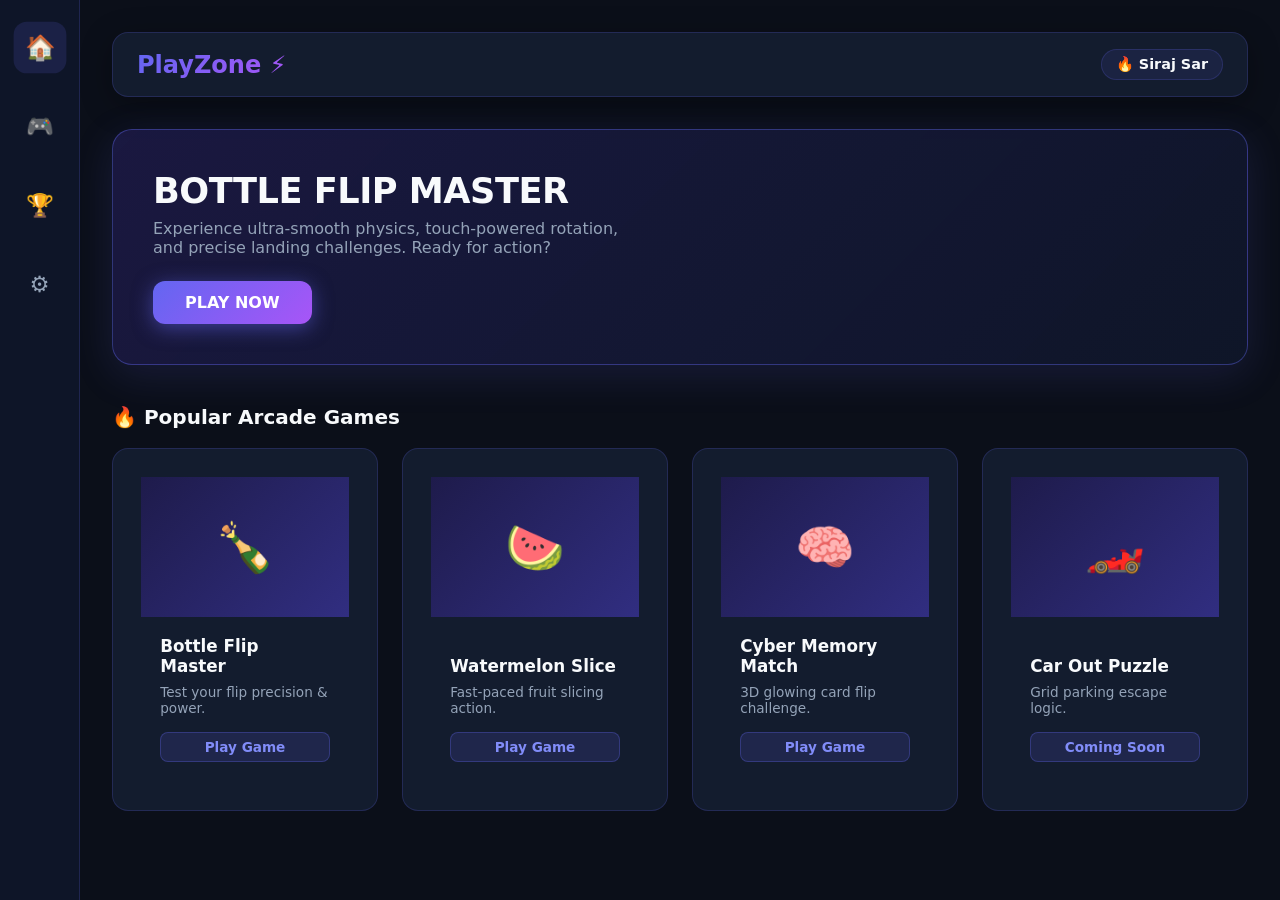
<file: index.html>
<!DOCTYPE html>
<html lang="en">
<head>
    <meta charset="UTF-8">
    <meta name="viewport" content="width=device-width, initial-scale=1.0">
    <title>PlayZone - Ultimate 3D Arcade Dashboard</title>
    <link rel="stylesheet" href="style.css">
    <style>
        :root {
            --bg-main: #0b0f19;
            --bg-card: #131c2e;
            --accent-glow: #6366f1;
            --text-main: #f8fafc;
            --text-muted: #94a3b8;
            --border: rgba(99, 102, 241, 0.2);
        }
        body {
            background-color: var(--bg-main);
            color: var(--text-main);
            font-family: 'Segoe UI', system-ui, -apple-system, sans-serif;
            margin: 0;
            padding: 0;
            display: flex;
            min-height: 100vh;
        }
        /* Sidebar Navigation */
        .sidebar {
            width: 80px;
            background: rgba(15, 23, 42, 0.95);
            border-right: 1px solid var(--border);
            display: flex;
            flex-direction: column;
            align-items: center;
            padding: 1.5rem 0;
            gap: 2rem;
            position: fixed;
            height: 100vh;
            z-index: 100;
        }
        .sidebar-icon {
            font-size: 1.4rem;
            color: var(--text-muted);
            cursor: pointer;
            transition: color 0.3s, transform 0.3s;
            padding: 10px;
            border-radius: 12px;
        }
        .sidebar-icon:hover, .sidebar-icon.active {
            color: var(--text-main);
            background: rgba(99, 102, 241, 0.15);
            transform: scale(1.1);
        }
        /* Main Content Area */
        .main-content {
            margin-left: 80px;
            flex: 1;
            padding: 2rem;
            max-width: calc(100% - 80px);
        }
        /* Top Header */
        .header {
            display: flex;
            justify-content: space-between;
            align-items: center;
            margin-bottom: 2rem;
            background: var(--bg-card);
            padding: 1rem 1.5rem;
            border-radius: 16px;
            border: 1px solid var(--border);
            box-shadow: 0 8px 32px rgba(0, 0, 0, 0.3);
        }
        .logo {
            font-size: 1.5rem;
            font-weight: 800;
            background: linear-gradient(135deg, #6366f1, #a855f7);
            -webkit-background-clip: text;
            -webkit-text-fill-color: transparent;
        }
        .user-badge {
            display: flex;
            align-items: center;
            gap: 10px;
            background: rgba(99, 102, 241, 0.1);
            padding: 6px 14px;
            border-radius: 30px;
            border: 1px solid var(--border);
            font-weight: 600;
            font-size: 0.9rem;
        }
        /* Hero Banner */
        .hero-banner {
            background: linear-gradient(135deg, rgba(30, 27, 75, 0.8), rgba(15, 23, 42, 0.9)), url('https://images.unsplash.com/photo-1550745165-9bc0b252726f?q=80&w=1000&auto=format&fit=crop') center/cover;
            border-radius: 20px;
            padding: 2.5rem;
            margin-bottom: 2.5rem;
            border: 1px solid rgba(99, 102, 241, 0.4);
            box-shadow: 0 10px 40px rgba(99, 102, 241, 0.15);
            position: relative;
            overflow: hidden;
        }
        .hero-banner h1 {
            font-size: 2.2rem;
            margin: 0 0 0.5rem 0;
            font-weight: 800;
            letter-spacing: -0.5px;
        }
        .hero-banner p {
            color: var(--text-muted);
            margin: 0 0 1.5rem 0;
            max-width: 500px;
            font-size: 1rem;
        }
        .btn-launch {
            background: linear-gradient(135deg, #6366f1, #a855f7);
            color: white;
            border: none;
            padding: 0.75rem 2rem;
            font-weight: 700;
            border-radius: 12px;
            cursor: pointer;
            box-shadow: 0 4px 20px rgba(99, 102, 241, 0.5);
            transition: transform 0.2s, box-shadow 0.2s;
            text-decoration: none;
            display: inline-block;
        }
        .btn-launch:hover {
            transform: translateY(-2px);
            box-shadow: 0 6px 25px rgba(99, 102, 241, 0.7);
        }
        /* Games Grid Section */
        .section-title {
            font-size: 1.25rem;
            font-weight: 700;
            margin-bottom: 1.2rem;
            display: flex;
            align-items: center;
            gap: 10px;
        }
        .games-grid {
            display: grid;
            grid-template-columns: repeat(auto-fill, minmax(220px, 1fr));
            gap: 1.5rem;
        }
        .game-card {
            background: var(--bg-card);
            border: 1px solid var(--border);
            border-radius: 16px;
            overflow: hidden;
            transition: transform 0.3s, border-color 0.3s, box-shadow 0.3s;
            cursor: pointer;
            display: flex;
            flex-direction: column;
            text-decoration: none;
            color: var(--text-main);
        }
        .game-card:hover {
            transform: translateY(-5px);
            border-color: #6366f1;
            box-shadow: 0 10px 30px rgba(99, 102, 241, 0.3);
        }
        .game-thumb {
            height: 140px;
            background: linear-gradient(135deg, #1e1b4b, #312e81);
            display: flex;
            align-items: center;
            justify-content: center;
            font-size: 3rem;
            position: relative;
        }
        .game-info {
            padding: 1.2rem;
            display: flex;
            flex-direction: column;
            gap: 0.5rem;
        }
        .game-title {
            font-weight: 700;
            font-size: 1.05rem;
        }
        .game-desc {
            font-size: 0.85rem;
            color: var(--text-muted);
        }
        .play-tag {
            margin-top: 0.5rem;
            background: rgba(99, 102, 241, 0.15);
            color: #818cf8;
            padding: 6px;
            text-align: center;
            border-radius: 8px;
            font-weight: 600;
            font-size: 0.85rem;
            border: 1px solid rgba(99, 102, 241, 0.3);
        }
        @media (max-width: 768px) {
            .sidebar { display: none; }
            .main-content { margin-left: 0; max-width: 100%; padding: 1rem; }
            .hero-banner { padding: 1.5rem; }
            .hero-banner h1 { font-size: 1.6rem; }
        }
    </style>
</head>
<body>

    <!-- Sidebar Navigation -->
    <aside class="sidebar">
        <div class="sidebar-icon active" title="Dashboard">🏠</div>
        <div class="sidebar-icon" title="Games">🎮</div>
        <div class="sidebar-icon" title="Leaderboard">🏆</div>
        <div class="sidebar-icon" title="Settings">⚙️</div>
    </aside>

    <!-- Main Container -->
    <div class="main-content">
        <!-- Header -->
        <header class="header">
            <div class="logo">PlayZone ⚡</div>
            <div class="user-badge">
                <span>🔥 Siraj Sar</span>
            </div>
        </header>

        <!-- Hero Feature Banner -->
        <div class="hero-banner">
            <h1>BOTTLE FLIP MASTER</h1>
            <p>Experience ultra-smooth physics, touch-powered rotation, and precise landing challenges. Ready for action?</p>
            <a href="bottle.html" class="btn-launch">PLAY NOW</a>
        </div>

        <!-- Popular Games Catalog -->
        <div class="section-title">🔥 Popular Arcade Games</div>
        <div class="games-grid">
            <!-- Bottle Flip -->
            <a href="bottle.html" class="game-card">
                <div class="game-thumb">🍾</div>
                <div class="game-info">
                    <div class="game-title">Bottle Flip Master</div>
                    <div class="game-desc">Test your flip precision & power.</div>
                    <div class="play-tag">Play Game</div>
                </div>
            </a>

            <!-- Watermelon Slice -->
            <a href="watermelon.html" class="game-card">
                <div class="game-thumb">🍉</div>
                <div class="game-info">
                    <div class="game-title">Watermelon Slice</div>
                    <div class="game-desc">Fast-paced fruit slicing action.</div>
                    <div class="play-tag">Play Game</div>
                </div>
            </a>

            <!-- Memory Match -->
            <a href="memory.html" class="game-card">
                <div class="game-thumb">🧠</div>
                <div class="game-info">
                    <div class="game-title">Cyber Memory Match</div>
                    <div class="game-desc">3D glowing card flip challenge.</div>
                    <div class="play-tag">Play Game</div>
                </div>
            </a>

            <!-- Car Puzzle -->
            <a href="#" class="game-card">
                <div class="game-thumb">🏎️</div>
                <div class="game-info">
                    <div class="game-title">Car Out Puzzle</div>
                    <div class="game-desc">Grid parking escape logic.</div>
                    <div class="play-tag">Coming Soon</div>
                </div>
            </a>
        </div>
    </div>

</body>
</html>
</file>
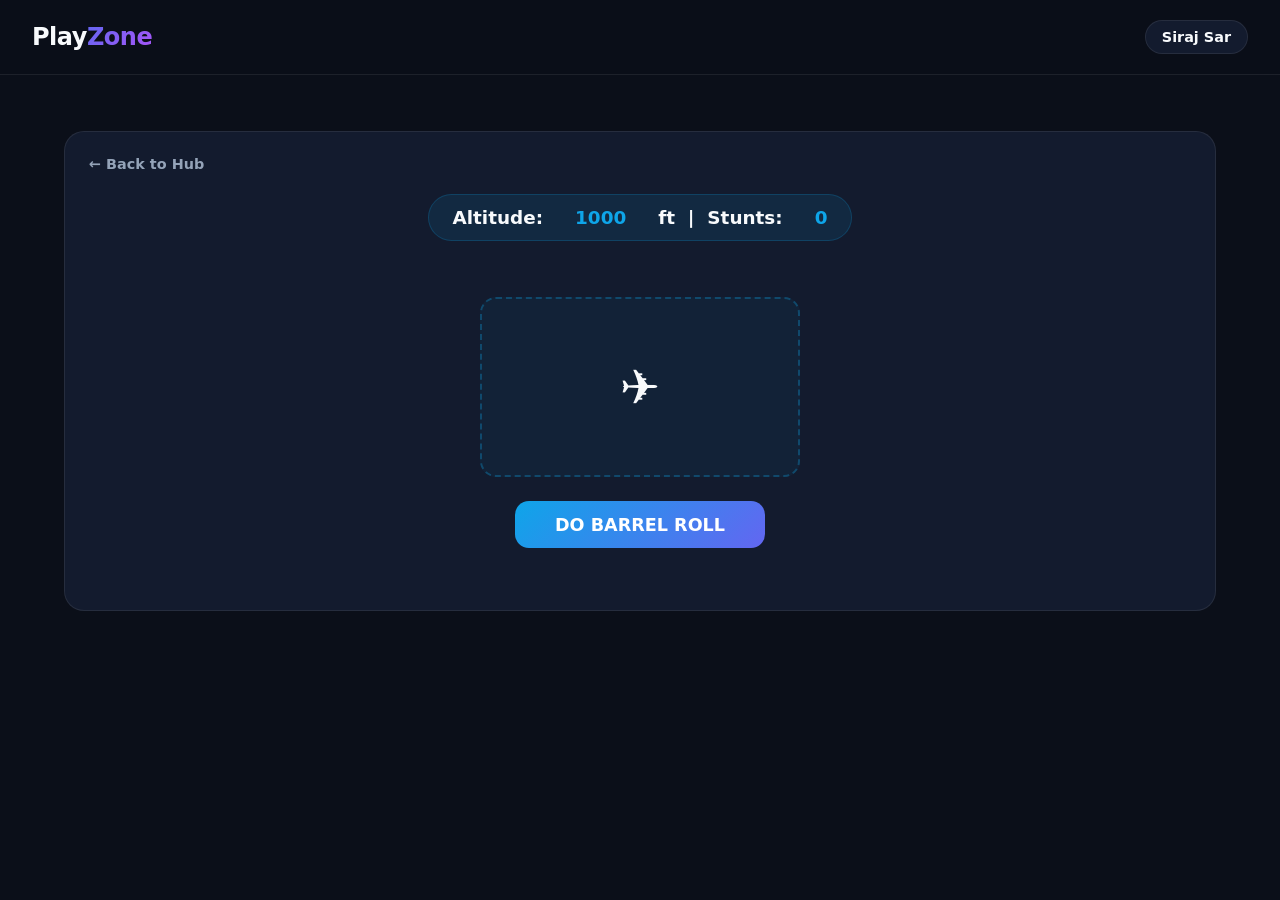
<file: aero.html>
<!DOCTYPE html>
<html lang="en">
<head>
    <meta charset="UTF-8">
    <meta name="viewport" content="width=device-width, initial-scale=1.0">
    <title>Aero Stunt - Play Zone</title>
    <link rel="stylesheet" href="style.css">
    <style>
        .game-arena {
            display: flex;
            flex-direction: column;
            align-items: center;
            justify-content: center;
            background: var(--bg-card);
            border: 1px solid var(--border);
            border-radius: 20px;
            padding: 2.5rem;
            margin-top: 1rem;
            min-height: 480px;
            position: relative;
            text-align: center;
        }
        .stats-bar {
            display: flex;
            gap: 2rem;
            font-size: 1.15rem;
            font-weight: 700;
            color: var(--text-main);
            margin-bottom: 2rem;
            background: rgba(14, 165, 233, 0.1);
            padding: 0.75rem 1.5rem;
            border-radius: 50px;
            border: 1px solid rgba(14, 165, 233, 0.2);
        }
        .stats-bar span {
            color: #0ea5e9;
        }
        .flight-stage {
            width: 100%;
            max-width: 320px;
            height: 180px;
            background: rgba(14, 165, 233, 0.05);
            border: 2px dashed rgba(14, 165, 233, 0.3);
            border-radius: 16px;
            display: flex;
            align-items: center;
            justify-content: center;
            position: relative;
            margin: 1.5rem auto;
            overflow: hidden;
        }
        .plane {
            font-size: 3rem;
            transition: transform 0.3s ease;
        }
        .btn-action {
            background: linear-gradient(135deg, #0ea5e9, #6366f1);
            color: white;
            border: none;
            padding: 0.85rem 2.5rem;
            font-size: 1.1rem;
            font-weight: 700;
            border-radius: 14px;
            cursor: pointer;
        }
        .back-link {
            position: absolute;
            top: 1.5rem;
            left: 1.5rem;
            color: var(--text-muted);
            text-decoration: none;
            font-size: 0.9rem;
            font-weight: 600;
        }
    </style>
</head>
<body>
    <header class="navbar">
        <div class="logo-container">
            <span class="logo-text">Play<span>Zone</span></span>
        </div>
        <div class="user-profile">
            <span class="siraj-tag">Siraj Sar</span>
        </div>
    </header>

    <main class="main-container">
        <div class="game-arena">
            <a href="index.html" class="back-link">← Back to Hub</a>
            
            <div class="stats-bar">
                Altitude: <span id="altitude">1000</span>ft &nbsp;|&nbsp; Stunts: <span id="stunts">0</span>
            </div>

            <div class="flight-stage">
                <div class="plane" id="plane">✈️</div>
            </div>
            
            <button class="btn-action" onclick="performStunt()">DO BARREL ROLL</button>
        </div>
    </main>

    <script>
        let altitude = 1000;
        let stunts = 0;

        function performStunt() {
            stunts++;
            altitude += 500;
            document.getElementById('stunts').textContent = stunts;
            document.getElementById('altitude').textContent = altitude;

            const plane = document.getElementById('plane');
            plane.style.transform = 'rotate(360deg) scale(1.2)';
            setTimeout(() => {
                plane.style.transform = 'rotate(0deg) scale(1)';
            }, 400);
        }
    </script>
</body>
</html>
</file>
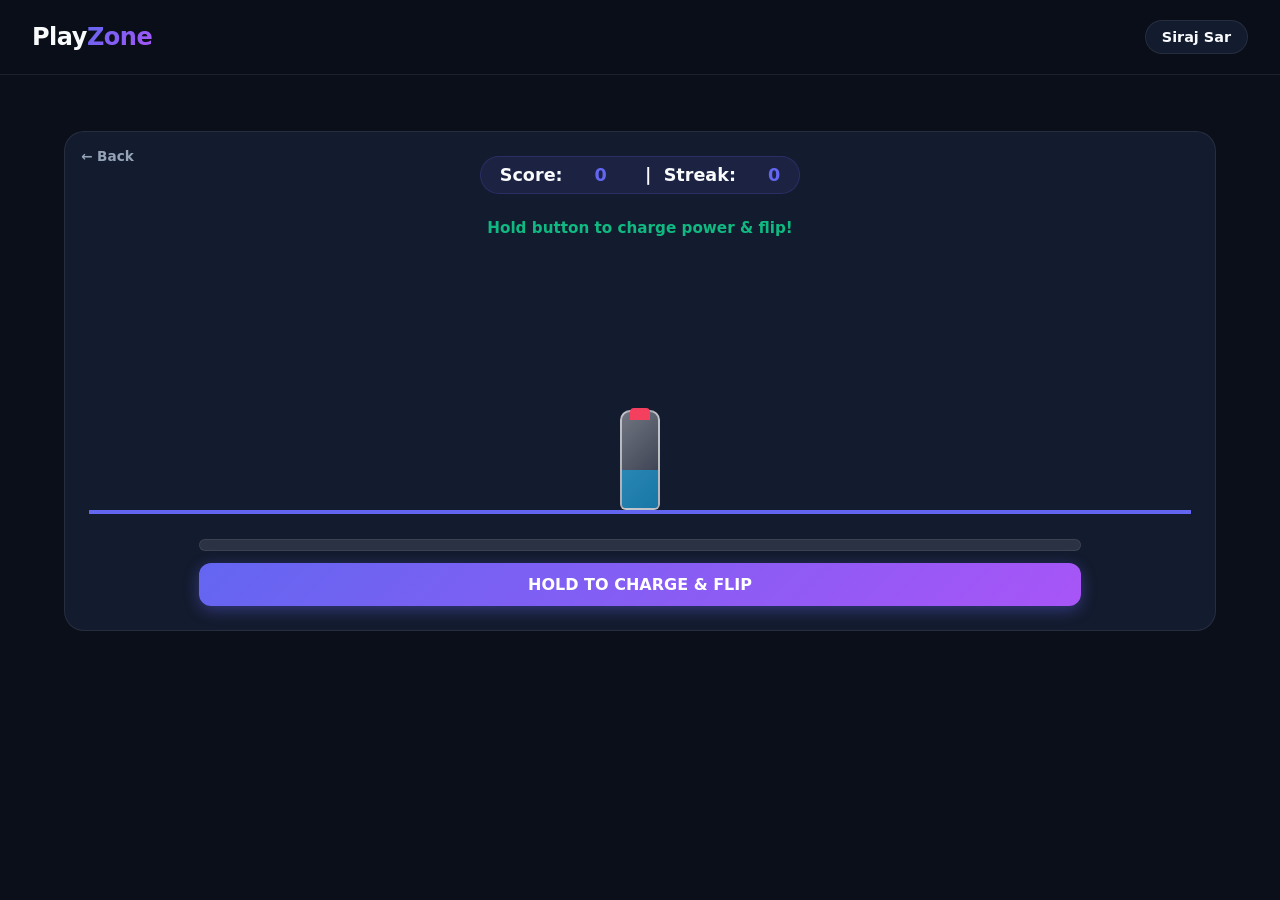
<file: bottle.html>
<!DOCTYPE html>
<html lang="en">
<head>
    <meta charset="UTF-8">
    <meta name="viewport" content="width=device-width, initial-scale=1.0">
    <title>Bottle Flip Master - Play Zone</title>
    <link rel="stylesheet" href="style.css">
    <style>
        .game-arena {
            display: flex;
            flex-direction: column;
            align-items: center;
            justify-content: space-between;
            background: var(--bg-card);
            border: 1px solid var(--border);
            border-radius: 20px;
            padding: 1.5rem;
            margin-top: 1rem;
            height: 500px;
            position: relative;
            text-align: center;
            overflow: hidden;
        }
        .stats-bar {
            display: flex;
            gap: 2rem;
            font-size: 1.1rem;
            font-weight: 700;
            color: var(--text-main);
            background: rgba(99, 102, 241, 0.1);
            padding: 0.5rem 1.2rem;
            border-radius: 50px;
            border: 1px solid rgba(99, 102, 241, 0.2);
        }
        .stats-bar span {
            color: #6366f1;
        }
        .stage {
            width: 100%;
            height: 250px;
            position: relative;
            border-bottom: 4px solid #6366f1;
            display: flex;
            align-items: flex-end;
            justify-content: center;
        }
        .bottle {
            width: 40px;
            height: 100px;
            background: linear-gradient(135deg, rgba(255,255,255,0.4), rgba(255,255,255,0.1));
            border: 2px solid rgba(255,255,255,0.6);
            border-radius: 10px 10px 6px 6px;
            position: absolute;
            bottom: 0;
            transform-origin: bottom center;
            transition: transform 0.6s cubic-bezier(0.175, 0.885, 0.32, 1.275);
            display: flex;
            flex-direction: column;
            align-items: center;
        }
        .bottle-cap {
            width: 20px;
            height: 12px;
            background: #f43f5e;
            border-radius: 4px 4px 0 0;
            margin-top: -4px;
        }
        .bottle-water {
            width: 100%;
            height: 40%;
            background: rgba(14, 165, 233, 0.6);
            position: absolute;
            bottom: 0;
            border-radius: 0 0 4px 4px;
        }
        .controls-area {
            display: flex;
            flex-direction: column;
            gap: 0.75rem;
            width: 100%;
            align-items: center;
        }
        .power-bar-container {
            width: 80%;
            height: 12px;
            background: rgba(255, 255, 255, 0.1);
            border-radius: 6px;
            overflow: hidden;
            border: 1px solid var(--border);
        }
        .power-bar {
            width: 0%;
            height: 100%;
            background: linear-gradient(90deg, #10b981, #f59e0b, #f43f5e);
            transition: width 0.05s linear;
        }
        .btn-action {
            background: linear-gradient(135deg, #6366f1, #a855f7);
            color: white;
            border: none;
            padding: 0.75rem 2rem;
            font-size: 1rem;
            font-weight: 700;
            border-radius: 12px;
            cursor: pointer;
            width: 80%;
            box-shadow: 0 4px 15px rgba(99, 102, 241, 0.4);
        }
        .btn-action:active {
            transform: scale(0.96);
        }
        .message {
            font-size: 0.95rem;
            font-weight: 600;
            color: #10b981;
            height: 20px;
        }
        .back-link {
            position: absolute;
            top: 1rem;
            left: 1rem;
            color: var(--text-muted);
            text-decoration: none;
            font-size: 0.85rem;
            font-weight: 600;
        }
    </style>
</head>
<body>
    <header class="navbar">
        <div class="logo-container">
            <span class="logo-text">Play<span>Zone</span></span>
        </div>
        <div class="user-profile">
            <span class="siraj-tag">Siraj Sar</span>
        </div>
    </header>

    <main class="main-container">
        <div class="game-arena">
            <a href="index.html" class="back-link">← Back</a>
            
            <div class="stats-bar">
                Score: <span id="score">0</span> &nbsp;|&nbsp; Streak: <span id="streak">0</span>
            </div>

            <div class="message" id="gameMsg">Hold button to charge power & flip!</div>

            <div class="stage">
                <div class="bottle" id="bottle">
                    <div class="bottle-cap"></div>
                    <div class="bottle-water"></div>
                </div>
            </div>
            
            <div class="controls-area">
                <div class="power-bar-container">
                    <div class="power-bar" id="powerBar"></div>
                </div>
                <button class="btn-action" id="flipBtn">HOLD TO CHARGE & FLIP</button>
            </div>
        </div>
    </main>

    <script>
        let score = 0;
        let streak = 0;
        let power = 0;
        let powerDirection = 1;
        let isCharging = false;
        let chargeInterval;

        const bottle = document.getElementById('bottle');
        const powerBar = document.getElementById('powerBar');
        const scoreElem = document.getElementById('score');
        const streakElem = document.getElementById('streak');
        const gameMsg = document.getElementById('gameMsg');
        const flipBtn = document.getElementById('flipBtn');

        function startCharging(e) {
            e.preventDefault();
            if (isCharging) return;
            isCharging = true;
            power = 0;
            powerDirection = 3;
            gameMsg.textContent = "Charging power...";
            
            chargeInterval = setInterval(() => {
                power += powerDirection;
                if (power >= 100 || power <= 0) {
                    powerDirection *= -1;
                }
                powerBar.style.width = power + '%';
            }, 20);
        }

        function releaseFlip(e) {
            e.preventDefault();
            if (!isCharging) return;
            isCharging = false;
            clearInterval(chargeInterval);

            gameMsg.textContent = "Flipping...";
            flipBtn.disabled = true;

            // Determine success based on sweet spot power (e.g. between 65% and 85%)
            let isSuccessful = (power >= 60 && power <= 85);
            
            if (isSuccessful) {
                bottle.style.transform = 'translateY(-150px) rotate(360deg)';
                setTimeout(() => {
                    bottle.style.transform = 'translateY(0) rotate(0deg)';
                    score += 10;
                    streak += 1;
                    gameMsg.textContent = "🎉 Perfect Flip! +10 pts";
                    updateStats();
                    resetButton();
                }, 600);
            } else {
                let failRotation = power < 60 ? 'rotate(-90deg)' : 'rotate(270deg) translateY(20px)';
                bottle.style.transform = `translateY(-100px) ${failRotation}`;
                setTimeout(() => {
                    bottle.style.transform = 'translateY(0) rotate(0deg)';
                    streak = 0;
                    gameMsg.textContent = power < 60 ? "❌ Too Short!" : "❌ Too Far!";
                    updateStats();
                    resetButton();
                }, 600);
            }
        }

        function updateStats() {
            scoreElem.textContent = score;
            streakElem.textContent = streak;
        }

        function resetButton() {
            power = 0;
            powerBar.style.width = '0%';
            flipBtn.disabled = false;
        }

        // Event listeners for both touch and mouse
        flipBtn.addEventListener('mousedown', startCharging);
        flipBtn.addEventListener('mouseup', releaseFlip);
        flipBtn.addEventListener('touchstart', startCharging);
        flipBtn.addEventListener('touchend', releaseFlip);
    </script>
</body>
</html>
</file>
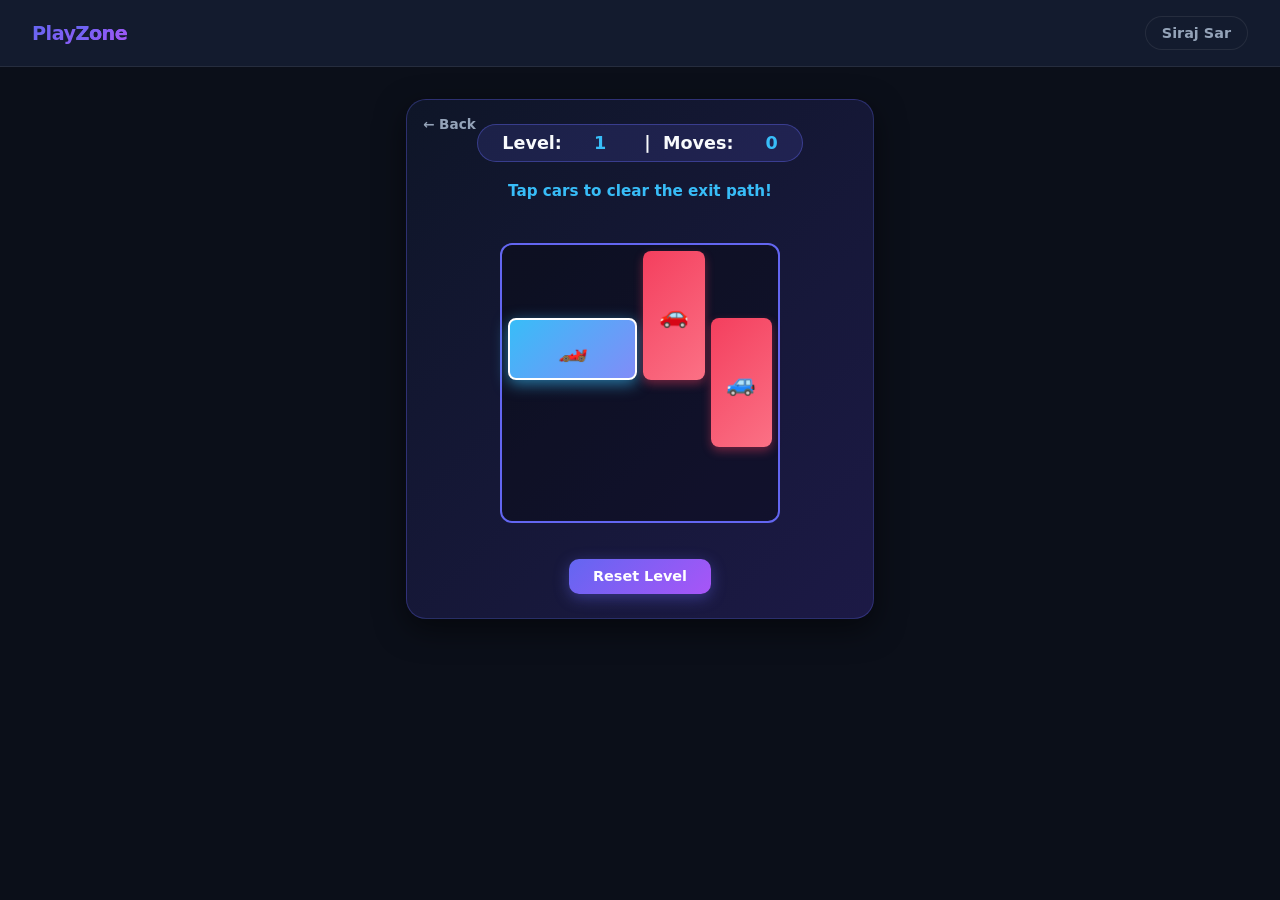
<file: car.html>
<!DOCTYPE html>
<html lang="en">
<head>
    <meta charset="UTF-8">
    <meta name="viewport" content="width=device-width, initial-scale=1.0">
    <title>Car Out Puzzle - Play Zone</title>
    <link rel="stylesheet" href="style.css">
    <style>
        .game-arena {
            display: flex;
            flex-direction: column;
            align-items: center;
            justify-content: space-between;
            background: linear-gradient(135deg, rgba(15, 23, 42, 0.9), rgba(30, 27, 75, 0.9));
            border: 1px solid rgba(99, 102, 241, 0.3);
            border-radius: 20px;
            padding: 1.5rem;
            margin-top: 1rem;
            min-height: 520px;
            position: relative;
            text-align: center;
            box-shadow: 0 10px 30px rgba(0, 0, 0, 0.5);
        }
        .stats-bar {
            display: flex;
            gap: 2rem;
            font-size: 1.1rem;
            font-weight: 700;
            color: var(--text-main);
            background: rgba(99, 102, 241, 0.15);
            padding: 0.5rem 1.5rem;
            border-radius: 50px;
            border: 1px solid rgba(99, 102, 241, 0.4);
        }
        .stats-bar span {
            color: #38bdf8;
        }
        .parking-grid {
            width: 280px;
            height: 280px;
            background: rgba(0, 0, 0, 0.3);
            border: 2px solid #6366f1;
            border-radius: 12px;
            display: grid;
            grid-template-columns: repeat(4, 1fr);
            grid-template-rows: repeat(4, 1fr);
            gap: 6px;
            padding: 6px;
            margin: 1rem auto;
            position: relative;
        }
        .car-tile {
            background: linear-gradient(135deg, #f43f5e, #fb7185);
            border-radius: 8px;
            display: flex;
            align-items: center;
            justify-content: center;
            font-size: 1.5rem;
            cursor: pointer;
            box-shadow: 0 4px 10px rgba(244, 63, 94, 0.4);
            transition: transform 0.2s;
        }
        .car-tile.player {
            background: linear-gradient(135deg, #38bdf8, #818cf8);
            box-shadow: 0 4px 15px rgba(56, 189, 248, 0.6);
            border: 2px solid #fff;
        }
        .car-tile:active {
            transform: scale(0.95);
        }
        .message {
            font-size: 0.95rem;
            font-weight: 600;
            color: #38bdf8;
            height: 24px;
        }
        .btn-action {
            background: linear-gradient(135deg, #6366f1, #a855f7);
            color: white;
            border: none;
            padding: 0.6rem 1.5rem;
            font-size: 0.9rem;
            font-weight: 700;
            border-radius: 10px;
            cursor: pointer;
            box-shadow: 0 4px 15px rgba(99, 102, 241, 0.4);
        }
        .back-link {
            position: absolute;
            top: 1rem;
            left: 1rem;
            color: var(--text-muted);
            text-decoration: none;
            font-size: 0.85rem;
            font-weight: 600;
        }
    </style>
</head>
<body>
    <header class="navbar" style="display:flex; justify-content:space-between; align-items:center; padding:1rem 2rem; background:var(--bg-card); border-bottom:1px solid var(--border);">
        <div class="logo-container">
            <span class="logo-text" style="font-weight:800; font-size:1.2rem; background:linear-gradient(135deg,#6366f1,#a855f7); -webkit-background-clip:text; -webkit-text-fill-color:transparent;">Play<span>Zone</span></span>
        </div>
        <div class="user-profile">
            <span class="siraj-tag" style="color:var(--text-muted); font-size:0.9rem;">Siraj Sar</span>
        </div>
    </header>

    <main class="main-container" style="padding: 1rem; max-width: 500px; margin: 0 auto;">
        <div class="game-arena">
            <a href="index.html" class="back-link">← Back</a>
            
            <div class="stats-bar">
                Level: <span>1</span> &nbsp;|&nbsp; Moves: <span id="moves">0</span>
            </div>

            <div class="message" id="gameMsg">Tap cars to clear the exit path!</div>

            <div class="parking-grid">
                <div class="car-tile player" style="grid-column: 1 / 3; grid-row: 2 / 3;" onclick="moveCar(this)">🏎️</div>
                <div class="car-tile" style="grid-column: 3 / 4; grid-row: 1 / 3;" onclick="moveCar(this)">🚗</div>
                <div class="car-tile" style="grid-column: 4 / 5; grid-row: 2 / 4;" onclick="moveCar(this)">🚙</div>
            </div>
            
            <button class="btn-action" onclick="resetPuzzle()">Reset Level</button>
        </div>
    </main>

    <script>
        let moves = 0;
        const movesElem = document.getElementById('moves');
        const gameMsg = document.getElementById('gameMsg');

        function moveCar(elem) {
            moves++;
            movesElem.textContent = moves;
            elem.style.transform = "translateX(30px)";
            setTimeout(() => {
                elem.style.transform = "translateX(0)";
            }, 200);
            gameMsg.textContent = "Great move! Keep clearing.";
        }

        function resetPuzzle() {
            moves = 0;
            movesElem.textContent = moves;
            gameMsg.textContent = "Puzzle reset. Tap cars to play!";
        }
    </script>
</body>
</html>
</file>
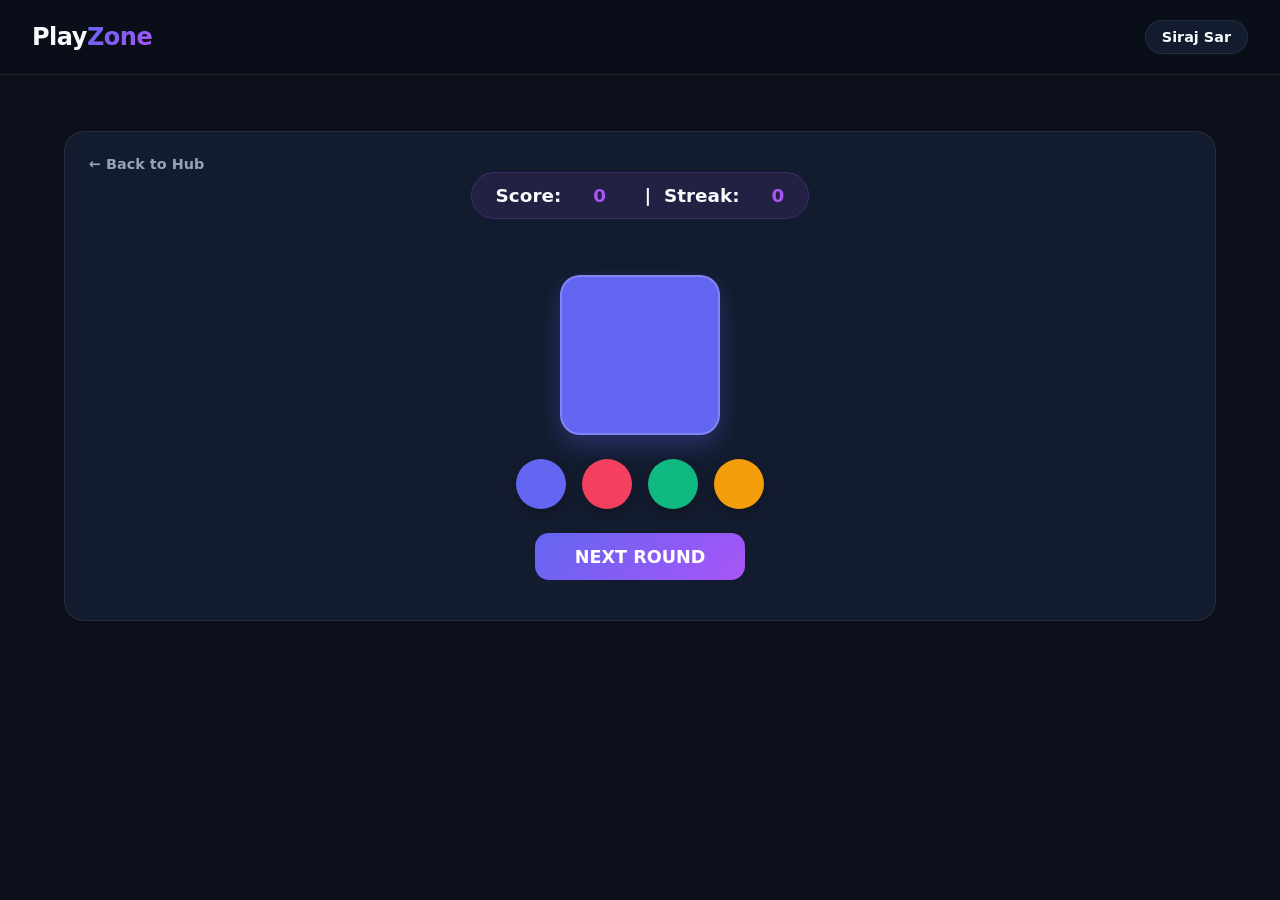
<file: color.html>
<!DOCTYPE html>
<html lang="en">
<head>
    <meta charset="UTF-8">
    <meta name="viewport" content="width=device-width, initial-scale=1.0">
    <title>Color Match - Play Zone</title>
    <link rel="stylesheet" href="style.css">
    <style>
        .game-arena {
            display: flex;
            flex-direction: column;
            align-items: center;
            justify-content: center;
            background: var(--bg-card);
            border: 1px solid var(--border);
            border-radius: 20px;
            padding: 2.5rem;
            margin-top: 1rem;
            min-height: 480px;
            position: relative;
            text-align: center;
        }
        .stats-bar {
            display: flex;
            gap: 2rem;
            font-size: 1.15rem;
            font-weight: 700;
            color: var(--text-main);
            margin-bottom: 2rem;
            background: rgba(168, 85, 247, 0.1);
            padding: 0.75rem 1.5rem;
            border-radius: 50px;
            border: 1px solid rgba(168, 85, 247, 0.2);
        }
        .stats-bar span {
            color: #a855f7;
        }
        .color-display {
            width: 160px;
            height: 160px;
            background: #6366f1;
            border-radius: 20px;
            margin: 1.5rem auto;
            box-shadow: 0 10px 25px rgba(99, 102, 241, 0.3);
            border: 2px solid rgba(255, 255, 255, 0.2);
            transition: background 0.3s ease;
        }
        .color-options {
            display: flex;
            gap: 1rem;
            margin-bottom: 1.5rem;
        }
        .color-btn {
            width: 50px;
            height: 50px;
            border-radius: 50%;
            border: none;
            cursor: pointer;
            box-shadow: 0 4px 12px rgba(0,0,0,0.2);
            transition: transform 0.1s ease;
        }
        .color-btn:active {
            transform: scale(0.9);
        }
        .btn-action {
            background: linear-gradient(135deg, #6366f1, #a855f7);
            color: white;
            border: none;
            padding: 0.85rem 2.5rem;
            font-size: 1.1rem;
            font-weight: 700;
            border-radius: 14px;
            cursor: pointer;
        }
        .back-link {
            position: absolute;
            top: 1.5rem;
            left: 1.5rem;
            color: var(--text-muted);
            text-decoration: none;
            font-size: 0.9rem;
            font-weight: 600;
        }
    </style>
</head>
<body>
    <header class="navbar">
        <div class="logo-container">
            <span class="logo-text">Play<span>Zone</span></span>
        </div>
        <div class="user-profile">
            <span class="siraj-tag">Siraj Sar</span>
        </div>
    </header>

    <main class="main-container">
        <div class="game-arena">
            <a href="index.html" class="back-link">← Back to Hub</a>
            
            <div class="stats-bar">
                Score: <span id="score">0</span> &nbsp;|&nbsp; Streak: <span id="streak">0</span>
            </div>

            <div class="color-display" id="colorBox"></div>

            <div class="color-options">
                <button class="color-btn" style="background: #6366f1;" onclick="pickColor('#6366f1')"></button>
                <button class="color-btn" style="background: #f43f5e;" onclick="pickColor('#f43f5e')"></button>
                <button class="color-btn" style="background: #10b981;" onclick="pickColor('#10b981')"></button>
                <button class="color-btn" style="background: #f59e0b;" onclick="pickColor('#f59e0b')"></button>
            </div>
            
            <button class="btn-action" onclick="nextRound()">NEXT ROUND</button>
        </div>
    </main>

    <script>
        let score = 0;
        let streak = 0;
        const colors = ['#6366f1', '#f43f5e', '#10b981', '#f59e0b'];
        let targetColor = colors[0];

        function nextRound() {
            targetColor = colors[Math.floor(Math.random() * colors.length)];
            document.getElementById('colorBox').style.background = targetColor;
        }

        function pickColor(hex) {
            if (hex === targetColor) {
                score += 10;
                streak += 1;
            } else {
                streak = 0;
            }
            document.getElementById('score').textContent = score;
            document.getElementById('streak').textContent = streak;
            nextRound();
        }

        nextRound();
    </script>
</body>
</html>
</file>
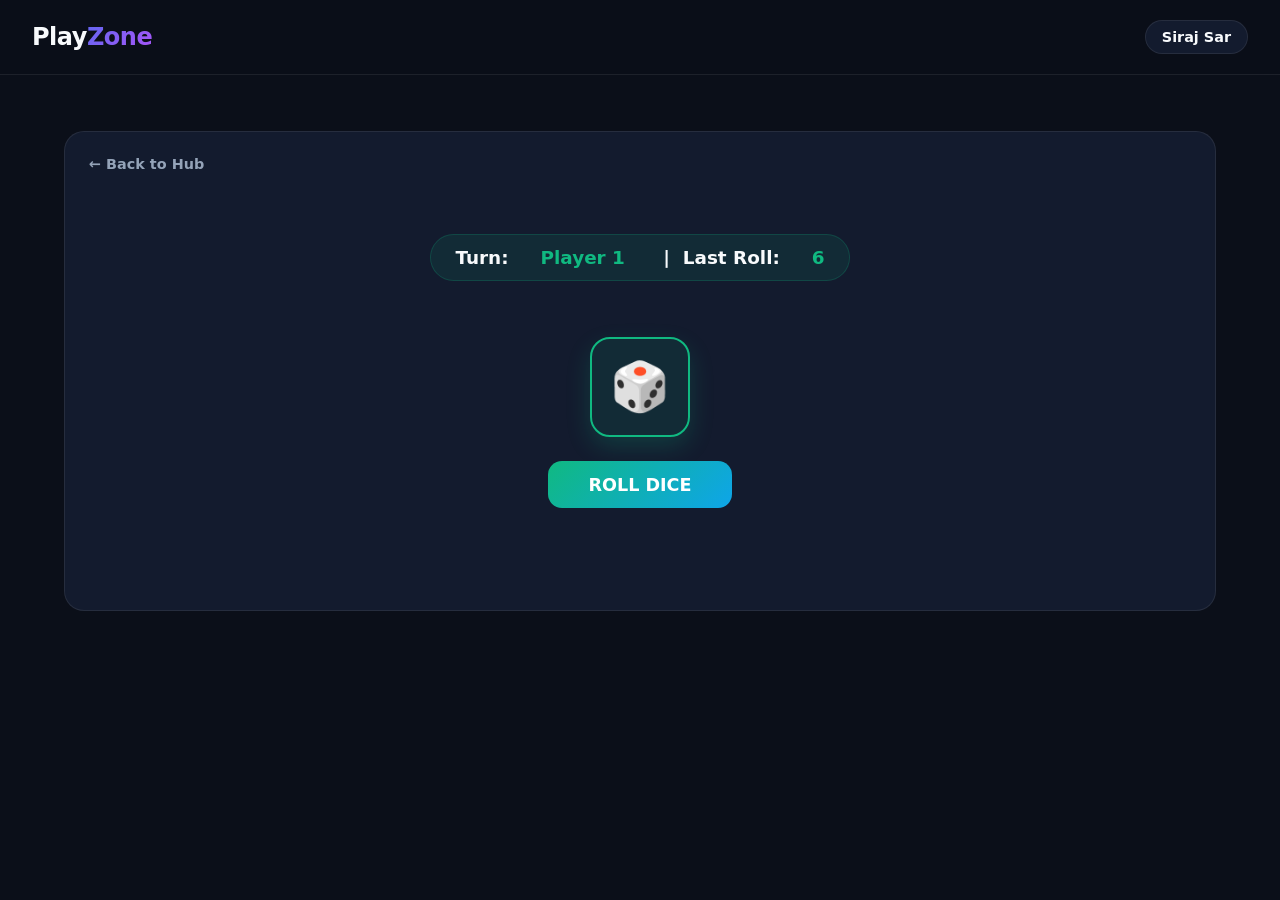
<file: ludo.html>
<!DOCTYPE html>
<html lang="en">
<head>
    <meta charset="UTF-8">
    <meta name="viewport" content="width=device-width, initial-scale=1.0">
    <title>Ludo Master - Play Zone</title>
    <link rel="stylesheet" href="style.css">
    <style>
        .game-arena {
            display: flex;
            flex-direction: column;
            align-items: center;
            justify-content: center;
            background: var(--bg-card);
            border: 1px solid var(--border);
            border-radius: 20px;
            padding: 2.5rem;
            margin-top: 1rem;
            min-height: 480px;
            position: relative;
            text-align: center;
        }
        .stats-bar {
            display: flex;
            gap: 2rem;
            font-size: 1.15rem;
            font-weight: 700;
            color: var(--text-main);
            margin-bottom: 2rem;
            background: rgba(16, 185, 129, 0.1);
            padding: 0.75rem 1.5rem;
            border-radius: 50px;
            border: 1px solid rgba(16, 185, 129, 0.2);
        }
        .stats-bar span {
            color: #10b981;
        }
        .dice-box {
            width: 100px;
            height: 100px;
            background: rgba(16, 185, 129, 0.1);
            border: 2px solid #10b981;
            border-radius: 20px;
            display: flex;
            align-items: center;
            justify-content: center;
            font-size: 3rem;
            margin: 1.5rem auto;
            box-shadow: 0 10px 25px rgba(16, 185, 129, 0.2);
        }
        .btn-action {
            background: linear-gradient(135deg, #10b981, #0ea5e9);
            color: white;
            border: none;
            padding: 0.85rem 2.5rem;
            font-size: 1.1rem;
            font-weight: 700;
            border-radius: 14px;
            cursor: pointer;
        }
        .back-link {
            position: absolute;
            top: 1.5rem;
            left: 1.5rem;
            color: var(--text-muted);
            text-decoration: none;
            font-size: 0.9rem;
            font-weight: 600;
        }
    </style>
</head>
<body>
    <header class="navbar">
        <div class="logo-container">
            <span class="logo-text">Play<span>Zone</span></span>
        </div>
        <div class="user-profile">
            <span class="siraj-tag">Siraj Sar</span>
        </div>
    </header>

    <main class="main-container">
        <div class="game-arena">
            <a href="index.html" class="back-link">← Back to Hub</a>
            
            <div class="stats-bar">
                Turn: <span id="turn">Player 1</span> &nbsp;|&nbsp; Last Roll: <span id="lastRoll">6</span>
            </div>

            <div class="dice-box" id="diceFace">🎲</div>
            
            <button class="btn-action" onclick="rollDice()">ROLL DICE</button>
        </div>
    </main>

    <script>
        const faces = ['⚀', '⚁', '⚂', '⚃', '⚄', '⚅'];
        function rollDice() {
            const roll = Math.floor(Math.random() * 6) + 1;
            document.getElementById('diceFace').textContent = faces[roll - 1];
            document.getElementById('lastRoll').textContent = roll;
        }
    </script>
</body>
</html>
</file>
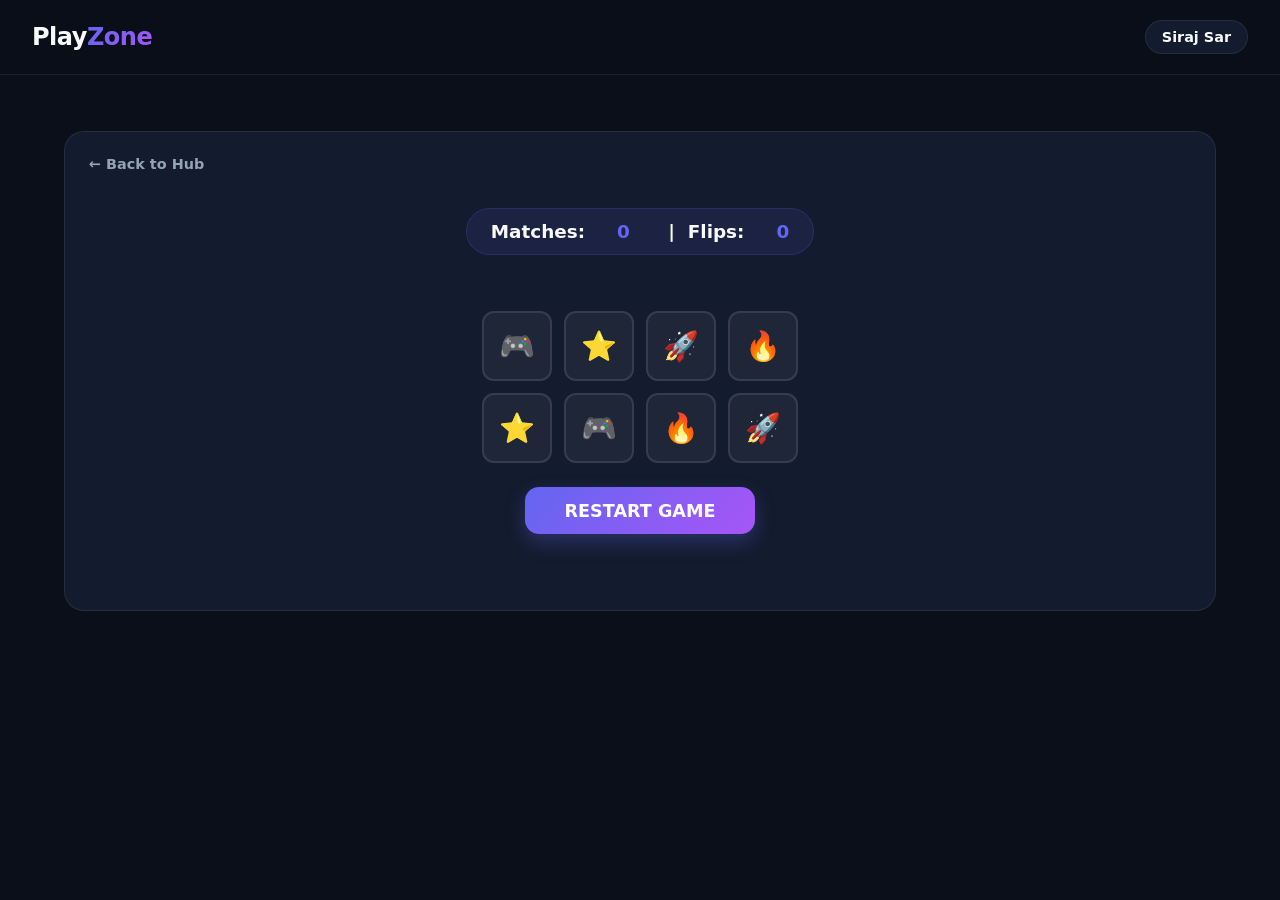
<file: memory.html>
<!DOCTYPE html>
<html lang="en">
<head>
    <meta charset="UTF-8">
    <meta name="viewport" content="width=device-width, initial-scale=1.0">
    <title>Memory Match - Play Zone</title>
    <link rel="stylesheet" href="style.css">
    <style>
        .game-arena {
            display: flex;
            flex-direction: column;
            align-items: center;
            justify-content: center;
            background: var(--bg-card);
            border: 1px solid var(--border);
            border-radius: 20px;
            padding: 2.5rem;
            margin-top: 1rem;
            min-height: 480px;
            position: relative;
            text-align: center;
        }
        .stats-bar {
            display: flex;
            gap: 2rem;
            font-size: 1.15rem;
            font-weight: 700;
            color: var(--text-main);
            margin-bottom: 2rem;
            background: rgba(99, 102, 241, 0.1);
            padding: 0.75rem 1.5rem;
            border-radius: 50px;
            border: 1px solid rgba(99, 102, 241, 0.2);
        }
        .stats-bar span {
            color: var(--accent);
        }
        .memory-grid {
            display: grid;
            grid-template-columns: repeat(4, 70px);
            gap: 12px;
            margin: 1.5rem auto;
        }
        .memory-card {
            width: 70px;
            height: 70px;
            background: rgba(255, 255, 255, 0.05);
            border: 2px solid rgba(255, 255, 255, 0.1);
            border-radius: 12px;
            display: flex;
            align-items: center;
            justify-content: center;
            font-size: 1.8rem;
            cursor: pointer;
            transition: all 0.2s ease;
        }
        .memory-card:hover {
            border-color: var(--accent);
            background: rgba(99, 102, 241, 0.1);
        }
        .btn-action {
            background: var(--accent-gradient);
            color: white;
            border: none;
            padding: 0.85rem 2.5rem;
            font-size: 1.1rem;
            font-weight: 700;
            border-radius: 14px;
            cursor: pointer;
            box-shadow: 0 8px 20px rgba(99, 102, 241, 0.3);
        }
        .back-link {
            position: absolute;
            top: 1.5rem;
            left: 1.5rem;
            color: var(--text-muted);
            text-decoration: none;
            font-size: 0.9rem;
            font-weight: 600;
        }
    </style>
</head>
<body>
    <header class="navbar">
        <div class="logo-container">
            <span class="logo-text">Play<span>Zone</span></span>
        </div>
        <div class="user-profile">
            <span class="siraj-tag">Siraj Sar</span>
        </div>
    </header>

    <main class="main-container">
        <div class="game-arena">
            <a href="index.html" class="back-link">← Back to Hub</a>
            
            <div class="stats-bar">
                Matches: <span id="matches">0</span> &nbsp;|&nbsp; Flips: <span id="flips">0</span>
            </div>

            <div class="memory-grid">
                <div class="memory-card" onclick="flipCard(this)">🎮</div>
                <div class="memory-card" onclick="flipCard(this)">⭐</div>
                <div class="memory-card" onclick="flipCard(this)">🚀</div>
                <div class="memory-card" onclick="flipCard(this)">🔥</div>
                <div class="memory-card" onclick="flipCard(this)">⭐</div>
                <div class="memory-card" onclick="flipCard(this)">🎮</div>
                <div class="memory-card" onclick="flipCard(this)">🔥</div>
                <div class="memory-card" onclick="flipCard(this)">🚀</div>
            </div>
            
            <button class="btn-action" onclick="resetMemory()">RESTART GAME</button>
        </div>
    </main>

    <script>
        let flips = 0;
        let matches = 0;
        function flipCard(card) {
            flips++;
            document.getElementById('flips').textContent = flips;
            card.style.background = 'rgba(99, 102, 241, 0.2)';
            card.style.borderColor = 'var(--accent)';
        }
        function resetMemory() {
            flips = 0;
            matches = 0;
            document.getElementById('flips').textContent = flips;
            document.getElementById('matches').textContent = matches;
        }
    </script>
</body>
</html>
</file>
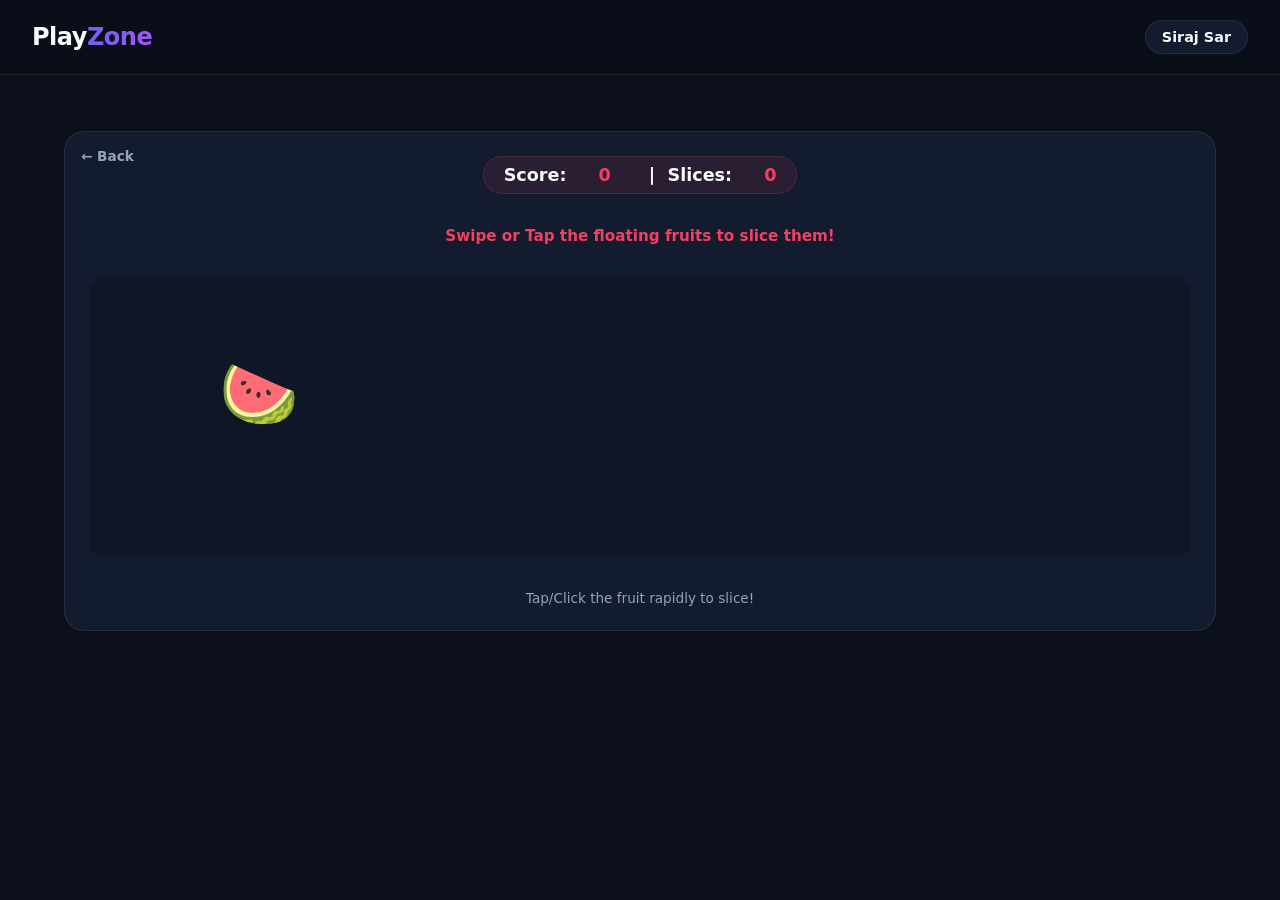
<file: watermelon.html>
<!DOCTYPE html>
<html lang="en">
<head>
    <meta charset="UTF-8">
    <meta name="viewport" content="width=device-width, initial-scale=1.0">
    <title>Watermelon Slice - Play Zone</title>
    <link rel="stylesheet" href="style.css">
    <style>
        .game-arena {
            display: flex;
            flex-direction: column;
            align-items: center;
            justify-content: space-between;
            background: var(--bg-card);
            border: 1px solid var(--border);
            border-radius: 20px;
            padding: 1.5rem;
            margin-top: 1rem;
            height: 500px;
            position: relative;
            text-align: center;
            overflow: hidden;
            touch-action: none;
        }
        .stats-bar {
            display: flex;
            gap: 2rem;
            font-size: 1.1rem;
            font-weight: 700;
            color: var(--text-main);
            background: rgba(244, 63, 94, 0.1);
            padding: 0.5rem 1.2rem;
            border-radius: 50px;
            border: 1px solid rgba(244, 63, 94, 0.2);
        }
        .stats-bar span {
            color: #f43f5e;
        }
        .slice-stage {
            width: 100%;
            height: 280px;
            position: relative;
            background: rgba(0,0,0,0.2);
            border-radius: 14px;
            overflow: hidden;
            display: flex;
            align-items: center;
            justify-content: center;
        }
        .fruit {
            font-size: 4rem;
            cursor: pointer;
            user-select: none;
            transition: transform 0.2s ease, opacity 0.2s ease;
            position: absolute;
        }
        .fruit.sliced {
            transform: scale(1.4) rotate(45deg);
            opacity: 0;
        }
        .message {
            font-size: 0.95rem;
            font-weight: 600;
            color: #f43f5e;
        }
        .back-link {
            position: absolute;
            top: 1rem;
            left: 1rem;
            color: var(--text-muted);
            text-decoration: none;
            font-size: 0.85rem;
            font-weight: 600;
        }
    </style>
</head>
<body>
    <header class="navbar">
        <div class="logo-container">
            <span class="logo-text">Play<span>Zone</span></span>
        </div>
        <div class="user-profile">
            <span class="siraj-tag">Siraj Sar</span>
        </div>
    </header>

    <main class="main-container">
        <div class="game-arena">
            <a href="index.html" class="back-link">← Back</a>
            
            <div class="stats-bar">
                Score: <span id="score">0</span> &nbsp;|&nbsp; Slices: <span id="slices">0</span>
            </div>

            <div class="message" id="gameMsg">Swipe or Tap the floating fruits to slice them!</div>

            <div class="slice-stage" id="stage" onclick="spawnFruit(event)">
                <div class="fruit" id="targetFruit" style="top: 80px; left: 130px;" onclick="sliceFruit(event)">🍉</div>
            </div>
            
            <div style="font-size: 0.85rem; color: var(--text-muted);">Tap/Click the fruit rapidly to slice!</div>
        </div>
    </main>

    <script>
        let score = 0;
        let sliceCount = 0;
        const fruits = ['🍉', '🍎', '🥝', '🍍', '🍊'];
        
        const targetFruit = document.getElementById('targetFruit');
        const scoreElem = document.getElementById('score');
        const slicesElem = document.getElementById('slices');
        const gameMsg = document.getElementById('gameMsg');

        function sliceFruit(e) {
            e.stopPropagation();
            score += 15;
            sliceCount += 1;
            
            scoreElem.textContent = score;
            slicesElem.textContent = sliceCount;
            gameMsg.textContent = "🔪 Slice successful! +15 pts";

            targetFruit.classList.add('sliced');
            
            setTimeout(() => {
                moveFruitRandomly();
                targetFruit.classList.remove('sliced');
                gameMsg.textContent = "Keep slicing!";
            }, 300);
        }

        function moveFruitRandomly() {
            const randomFruit = fruits[Math.floor(Math.random() * fruits.length)];
            targetFruit.textContent = randomFruit;
            
            const randomX = Math.floor(Math.random() * 200) + 20;
            const randomY = Math.floor(Math.random() * 150) + 40;
            
            targetFruit.style.left = randomX + 'px';
            targetFruit.style.top = randomY + 'px';
        }
    </script>
</body>
</html>
</file>
<file: style.css>
:root {
    --bg-main: #0b0f19;
    --bg-card: #131b2e;
    --bg-card-hover: #1e293b;
    --accent: #6366f1;
    --accent-gradient: linear-gradient(135deg, #6366f1, #a855f7);
    --text-main: #f8fafc;
    --text-muted: #94a3b8;
    --border: rgba(255, 255, 255, 0.08);
}

* {
    margin: 0;
    padding: 0;
    box-sizing: border-box;
    font-family: 'Segoe UI', system-ui, -apple-system, sans-serif;
}

body {
    background-color: var(--bg-main);
    color: var(--text-main);
    min-height: 100vh;
    display: flex;
    flex-direction: column;
}

.navbar {
    display: flex;
    justify-content: space-between;
    align-items: center;
    padding: 1.25rem 2rem;
    background: rgba(11, 15, 25, 0.85);
    backdrop-filter: blur(12px);
    border-bottom: 1px solid var(--border);
    position: sticky;
    top: 0;
    z-index: 100;
}

.logo-container {
    display: flex;
    align-items: center;
    gap: 0.75rem;
}

.brand-icon {
    color: var(--accent);
    width: 28px;
    height: 28px;
}

.logo-text {
    font-size: 1.5rem;
    font-weight: 800;
    letter-spacing: -0.5px;
}

.logo-text span {
    background: var(--accent-gradient);
    -webkit-background-clip: text;
    -webkit-text-fill-color: transparent;
}

.user-profile {
    display: flex;
    align-items: center;
    gap: 0.5rem;
    background: var(--bg-card);
    padding: 0.5rem 1rem;
    border-radius: 50px;
    border: 1px solid var(--border);
}

.profile-icon {
    width: 18px;
    height: 18px;
    color: var(--accent);
}

.siraj-tag {
    font-size: 0.9rem;
    font-weight: 600;
}

.main-container {
    flex: 1;
    max-width: 1200px;
    width: 100%;
    margin: 0 auto;
    padding: 2.5rem 1.5rem;
}

.hero-section {
    text-align: center;
    margin-bottom: 3rem;
}

.hero-section h1 {
    font-size: 2.5rem;
    font-weight: 800;
    margin-bottom: 0.75rem;
    letter-spacing: -1px;
}

.hero-section p {
    color: var(--text-muted);
    font-size: 1.1rem;
}

.games-section h2 {
    font-size: 1.5rem;
    margin-bottom: 1.5rem;
    font-weight: 700;
}

.games-grid {
    display: grid;
    grid-template-columns: repeat(auto-fill, minmax(280px, 1fr));
    gap: 1.5rem;
}

.game-card {
    background: var(--bg-card);
    border: 1px solid var(--border);
    border-radius: 20px;
    padding: 1.75rem;
    display: flex;
    flex-direction: column;
    justify-content: space-between;
    transition: all 0.3s cubic-bezier(0.4, 0, 0.2, 1);
    position: relative;
    overflow: hidden;
}

.game-card:hover {
    transform: translateY(-6px);
    border-color: rgba(99, 102, 241, 0.4);
    box-shadow: 0 12px 30px rgba(99, 102, 241, 0.15);
    background: var(--bg-card-hover);
}

.game-card h3 {
    font-size: 1.25rem;
    margin-bottom: 0.5rem;
    font-weight: 700;
}

.game-card p {
    color: var(--text-muted);
    font-size: 0.95rem;
    margin-bottom: 1.5rem;
    line-height: 1.4;
}

.btn-play {
    display: inline-flex;
    align-items: center;
    justify-content: center;
    background: var(--accent-gradient);
    color: white;
    text-decoration: none;
    padding: 0.75rem 1.25rem;
    border-radius: 12px;
    font-weight: 600;
    font-size: 0.95rem;
    transition: opacity 0.2s ease;
}

.btn-play:hover {
    opacity: 0.9;
}

.footer {
    text-align: center;
    padding: 2rem;
    border-top: 1px solid var(--border);
    color: var(--text-muted);
    font-size: 0.9rem;
    background: rgba(11, 15, 25, 0.5);
}
</file>
